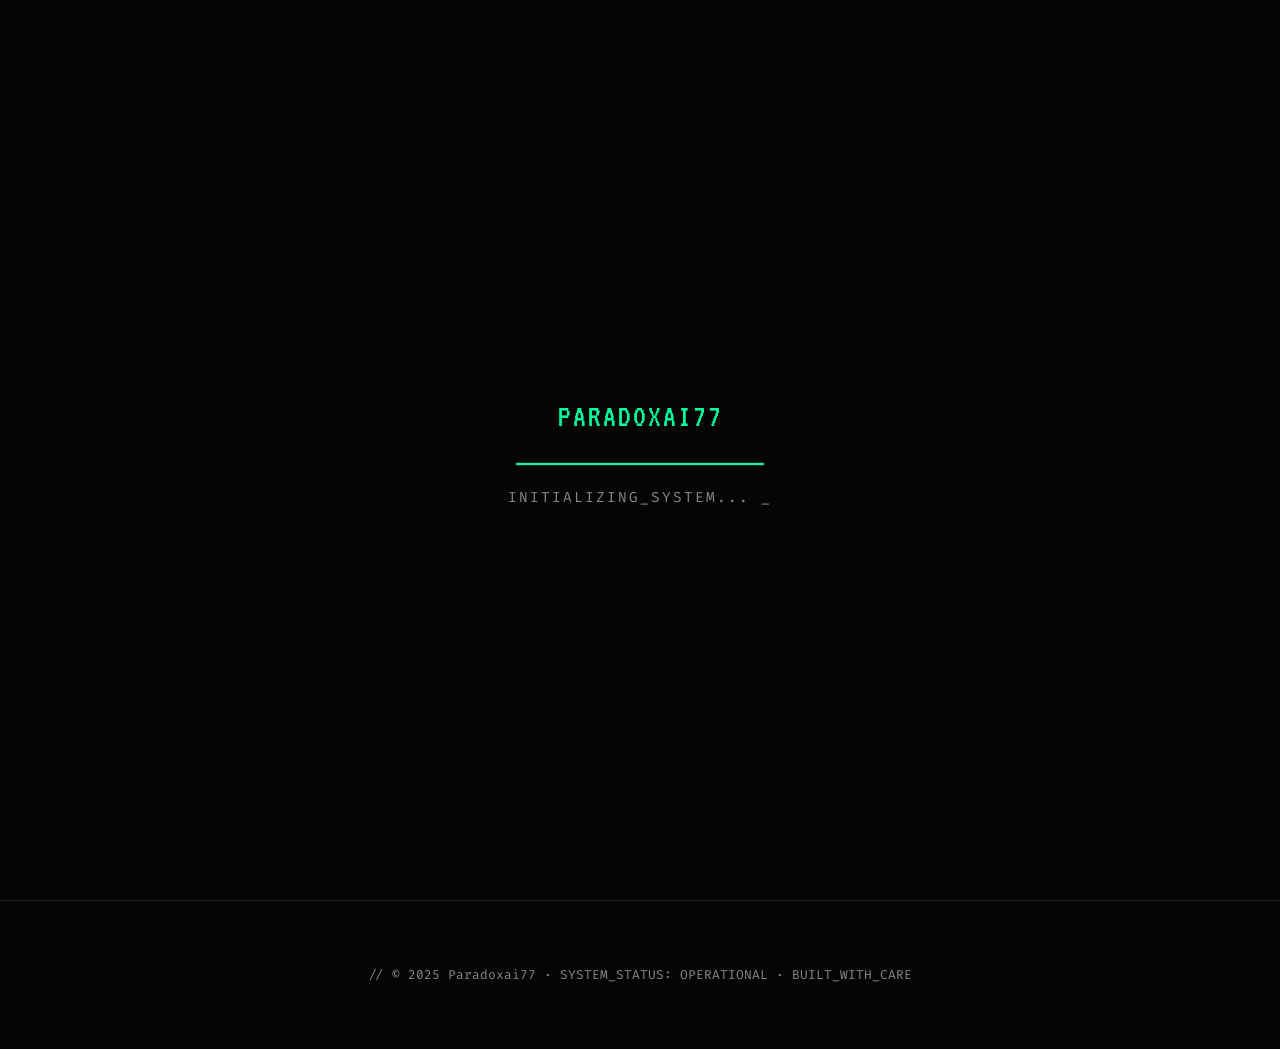
<file: index.html>
<!DOCTYPE html>
<html lang="en">

<head>
  <meta charset="UTF-8">
  <meta name="viewport" content="width=device-width, initial-scale=1.0">
  <title>Paradoxai77 | Cyber Portfolio</title>
  <meta name="description" content="Pratik Yogesh Nerpagar (Paradoxai77) — Hacker Enthusiast & Web Developer">
  <link rel="stylesheet" href="style.css">
  <link rel="stylesheet" href="https://cdnjs.cloudflare.com/ajax/libs/font-awesome/6.4.0/css/all.min.css">
</head>

<body>
  <!-- Preloader -->
  <div id="preloader">
    <div class="loader-content">
      <div class="logo glitch">Paradoxai77</div>
      <div class="loading-bar">
        <div class="loading-progress"></div>
      </div>
      <div class="loading-text">INITIALIZING_SYSTEM... <span class="blink">_</span></div>
    </div>
  </div>


  <header>
    <div class="container">
      <div class="logo glitch" style="cursor:pointer;" onclick="window.location.href='index.html'">Paradoxai77</div>
      <button class="nav-toggle" id="navToggle" aria-label="toggle navigation"><i class="fas fa-bars"></i></button>
      <nav id="navMenu">
        <ul>
          <li><a href="index.html" class="active">// home</a></li>
          <li><a href="about.html">// about</a></li>
          <li><a href="skills.html">// skills</a></li>
          <li><a href="projects.html">// projects</a></li>
          <li><a href="credentials.html">// credentials</a></li>
          <li><a href="contact.html">// contact</a></li>
        </ul>
      </nav>
    </div>
  </header>

  <main>
    <section id="home" class="hero-premium">
      <div class="watermark-bg">/HERO_SYSTEM</div>
      <div class="hero-container">
        
        <div class="hero-left">
          <div class="status-badge">
            <span class="status-dot"></span> AVAILABLE FOR NEW PROJECTS
          </div>
          <div class="intro-group">
            <span class="greeting">Hello! I'm</span>
            <h1 class="hero-name glitch" data-text="PRATIK NERPAGAR">PRATIK<br/>NERPAGAR</h1>
          </div>
          <div class="typing-text" style="margin-top:1.5rem; min-height:1.6em">
            <span class="cursor"></span>
          </div>
          <div class="social-sidebar">
            <a href="https://github.com/Paradoxai77" target="_blank" rel="noopener noreferrer" class="social-icon"><i class="fab fa-github"></i></a>
            <a href="https://www.linkedin.com/in/pratik-nerpagar-1b6156397" target="_blank" rel="noopener noreferrer" class="social-icon"><i class="fab fa-linkedin"></i></a>
            <a href="https://x.com/Pratik_Nerpagar" target="_blank" rel="noopener noreferrer" class="social-icon"><i class="fab fa-twitter"></i></a>
            <a href="https://www.instagram.com/invites/contact/?utm_source=ig_contact_invite&utm_medium=copy_link&utm_content=yj6jgfl" target="_blank" rel="noopener noreferrer" class="social-icon"><i class="fab fa-instagram"></i></a>
          </div>
        </div>

        <div class="hero-center">
          <div class="avatar-container">
            <div class="character-wrapper css-avatar">
              <div class="shoulders"></div>
              <div class="face">
                <div class="cap"></div>
                <div class="ears">
                  <div class="ear"></div>
                  <div class="ear"></div>
                </div>
                <div class="eyes-container">
                  <div class="eye">
                    <div class="pupil"></div>
                  </div>
                  <div class="eye">
                    <div class="pupil"></div>
                  </div>
                </div>
                <div class="nose"></div>
                <div class="mouth"><div class="teeth"></div></div>
              </div>
            </div>
          </div>
        </div>

        <div class="hero-right">
          <div class="role-group">
            <p class="role-subtitle">A Full Stack</p>
            <h2 class="role-title">ENGINEER<br/><span class="highlight">DEVELOPER</span></h2>
          </div>
          <div class="resume-link">
            <a href="resume.pdf" class="resume-btn" target="_blank">RESUME <i class="far fa-file-pdf"></i></a>
          </div>
        </div>

      </div>
    </section>
  </main>

  <footer>
    <div class="container">
      <p>// © 2025 Paradoxai77 · SYSTEM_STATUS: OPERATIONAL · BUILT_WITH_CARE</p>
    </div>
  </footer>

  <script src="script.js?v=2"></script>
</body>

</html>
</file>
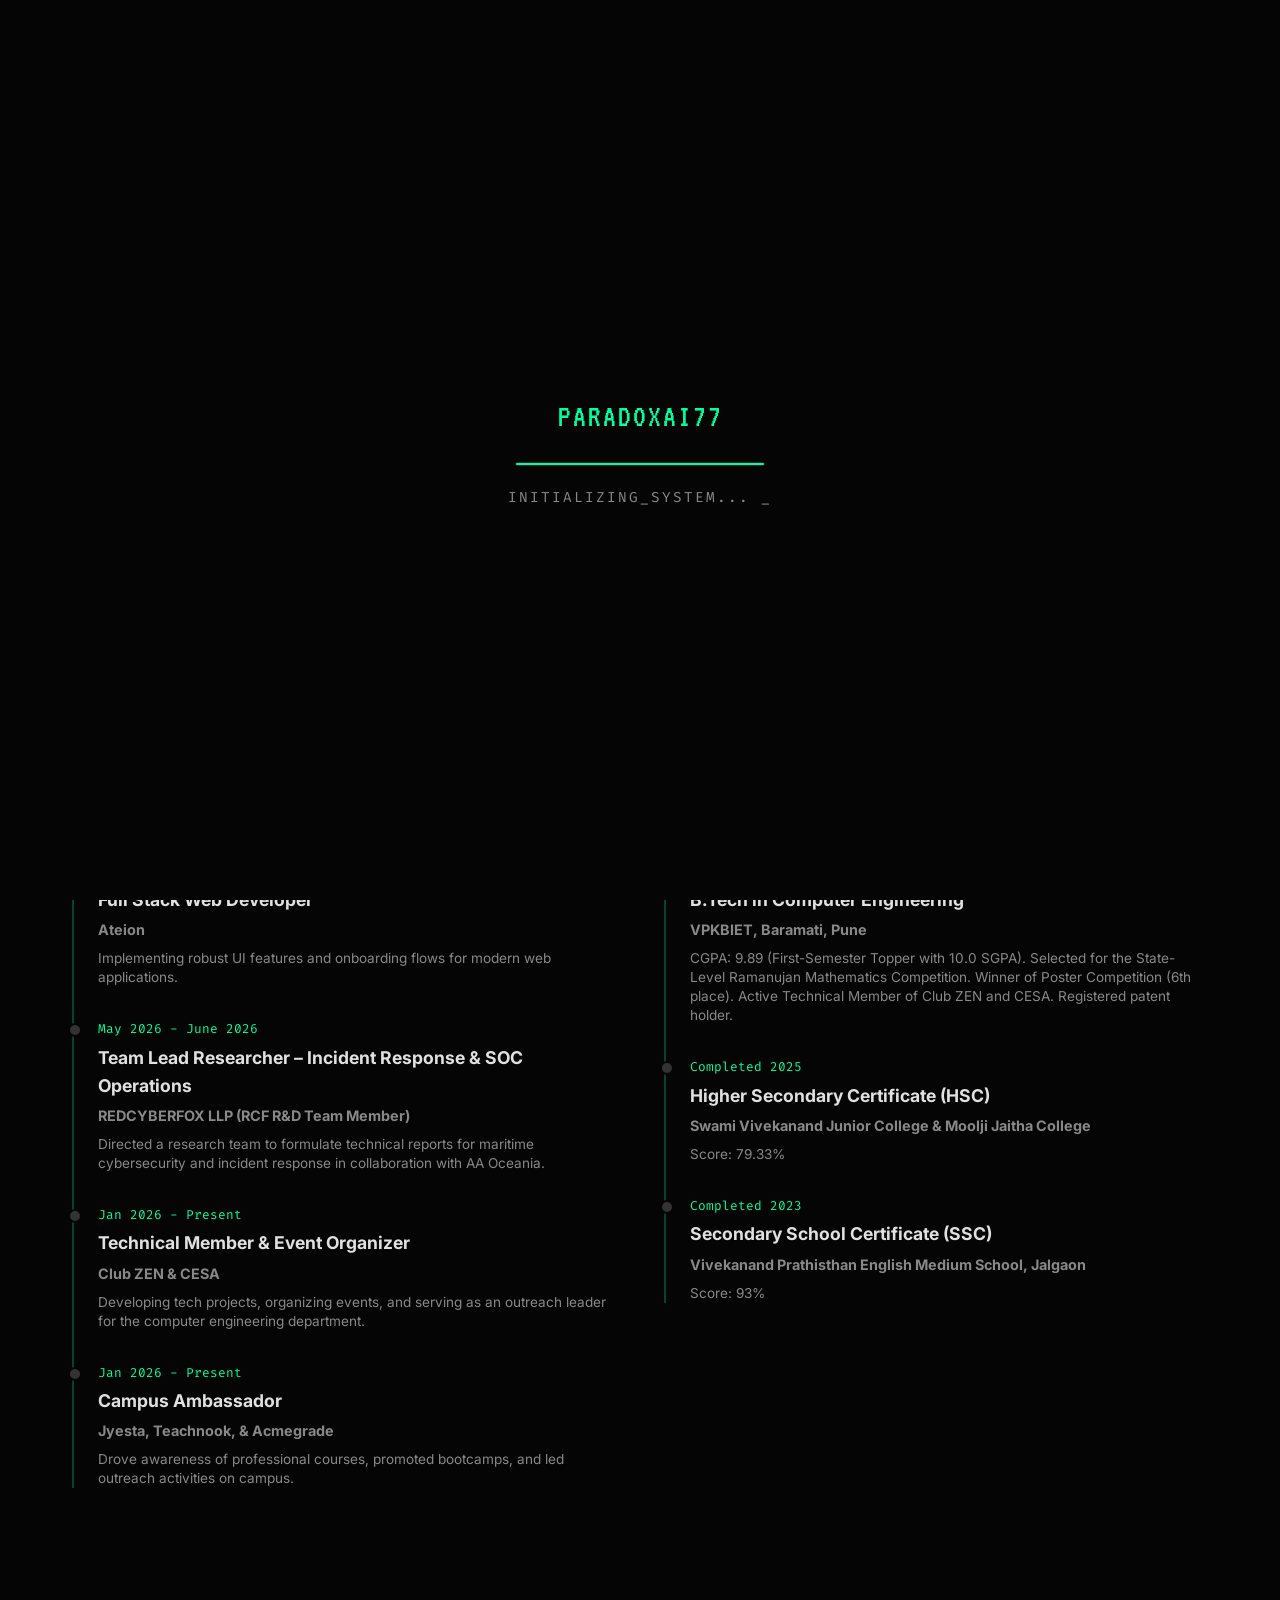
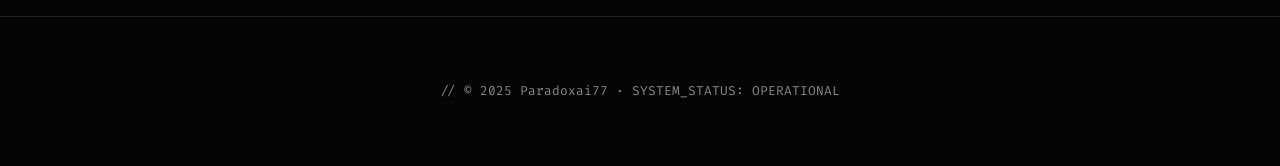
<file: about.html>
<!DOCTYPE html>
<html lang="en">

<head>
    <meta charset="UTF-8">
    <meta name="viewport" content="width=device-width, initial-scale=1.0">
    <title>About | Paradoxai77</title>
    <link rel="stylesheet" href="style.css">
    <link rel="stylesheet" href="https://cdnjs.cloudflare.com/ajax/libs/font-awesome/6.4.0/css/all.min.css">
</head>

<body>
  <!-- Preloader -->
  <div id="preloader">
    <div class="loader-content">
      <div class="logo glitch">Paradoxai77</div>
      <div class="loading-bar">
        <div class="loading-progress"></div>
      </div>
      <div class="loading-text">INITIALIZING_SYSTEM... <span class="blink">_</span></div>
    </div>
  </div>

  <header>
        <div class="container">
            <div class="logo glitch" style="cursor:pointer;" onclick="window.location.href='index.html'">Paradoxai77</div>
            <button class="nav-toggle" id="navToggle" aria-label="toggle navigation"><i class="fas fa-bars"></i></button>
            <nav id="navMenu">
                <ul>
                    <li><a href="index.html">// home</a></li>
                    <li><a href="about.html" class="active">// about</a></li>
                    <li><a href="skills.html">// skills</a></li>
                    <li><a href="projects.html">// projects</a></li>
                    <li><a href="credentials.html">// credentials</a></li>
                    <li><a href="contact.html">// contact</a></li>
                </ul>
            </nav>
        </div>
    </header>

    <main>
        <section id="about" style="padding-top: 10rem; position: relative;">
            <div class="watermark-bg">/ABOUT_SYSTEM</div>
            <h2 class="section-title">ABOUT_SYSTEM</h2>
            <div class="about-grid">
                <div class="bio" data-aos="fade-right">
                    <p>I'm <strong>Pratik Yogesh Nerpagar (Paradoxai77)</strong>. I am a computer engineering student, technical innovator, and full-stack developer. I hold a registered patent recognized by the Government of India and love building practical, impactful tech solutions.</p>
                    <p>Currently, I am working as a <strong>Full Stack Web Developer at Ateion</strong> and actively researching in cybersecurity, specifically incident response and SOC operations. I enjoy turning complex challenges into clean, futuristic, and robust systems.</p>
                    <div style="margin-top: 2.5rem;">
                        <a href="resume.pdf" class="btn btn-primary" target="_blank">
                            DOWNLOAD_CV <i class="fas fa-file-download"></i>
                        </a>
                    </div>
                    <div class="tags">
                        <span class="tag">#web_dev</span>
                        <span class="tag">#reactjs</span>
                        <span class="tag">#nodejs</span>
                        <span class="tag">#cybersecurity</span>
                        <span class="tag">#incident_response</span>
                        <span class="tag">#soc_ops</span>
                        <span class="tag">#ar_vr</span>
                        <span class="tag">#patent_holder</span>
                    </div>
                </div>
                <div class="system-stats" data-aos="fade-left">
                    <div class="terminal-header">
                        <div class="dot red"></div>
                        <div class="dot yellow"></div>
                        <div class="dot green"></div>
                    </div>
                    <div class="terminal-body">
                        <pre style="color: var(--primary); font-family: var(--font-mono); font-size: 0.8rem;">
NAME: Pratik Nerpagar
ALIAS: Paradoxai77
STATUS: Operational
LOCATION: Pune & Baramati, MH, India
FOCUS: Full-Stack & Cyber
                        </pre>
                    </div>
                </div>
            </div>

            <!-- Education & Experience Timeline -->
            <div class="timeline-container">
                <div class="timeline-section" data-aos="fade-right">
                    <h3>WORK_EXPERIENCE.LOG</h3>
                    <div class="timeline">
                        <div class="timeline-item">
                            <div class="time">June 2026 - Present</div>
                            <h4>Full Stack Web Developer</h4>
                            <p class="org">Ateion</p>
                            <p class="desc">Implementing robust UI features and onboarding flows for modern web applications.</p>
                        </div>
                        <div class="timeline-item">
                            <div class="time">May 2026 - June 2026</div>
                            <h4>Team Lead Researcher – Incident Response & SOC Operations</h4>
                            <p class="org">REDCYBERFOX LLP (RCF R&D Team Member)</p>
                            <p class="desc">Directed a research team to formulate technical reports for maritime cybersecurity and incident response in collaboration with AA Oceania.</p>
                        </div>
                        <div class="timeline-item">
                            <div class="time">Jan 2026 - Present</div>
                            <h4>Technical Member & Event Organizer</h4>
                            <p class="org">Club ZEN & CESA</p>
                            <p class="desc">Developing tech projects, organizing events, and serving as an outreach leader for the computer engineering department.</p>
                        </div>
                        <div class="timeline-item">
                            <div class="time">Jan 2026 - Present</div>
                            <h4>Campus Ambassador</h4>
                            <p class="org">Jyesta, Teachnook, & Acmegrade</p>
                            <p class="desc">Drove awareness of professional courses, promoted bootcamps, and led outreach activities on campus.</p>
                        </div>
                    </div>
                </div>

                <div class="timeline-section" data-aos="fade-left">
                    <h3>EDUCATION.LOG</h3>
                    <div class="timeline">
                        <div class="timeline-item">
                            <div class="time">2025 - 2029</div>
                            <h4>B.Tech in Computer Engineering</h4>
                            <p class="org">VPKBIET, Baramati, Pune</p>
                            <p class="desc">CGPA: 9.89 (First-Semester Topper with 10.0 SGPA). Selected for the State-Level Ramanujan Mathematics Competition. Winner of Poster Competition (6th place). Active Technical Member of Club ZEN and CESA. Registered patent holder.</p>
                        </div>
                        <div class="timeline-item">
                            <div class="time">Completed 2025</div>
                            <h4>Higher Secondary Certificate (HSC)</h4>
                            <p class="org">Swami Vivekanand Junior College & Moolji Jaitha College</p>
                            <p class="desc">Score: 79.33%</p>
                        </div>
                        <div class="timeline-item">
                            <div class="time">Completed 2023</div>
                            <h4>Secondary School Certificate (SSC)</h4>
                            <p class="org">Vivekanand Prathisthan English Medium School, Jalgaon</p>
                            <p class="desc">Score: 93%</p>
                        </div>
                    </div>
                </div>
            </div>
        </section>
    </main>

    <footer>
        <div class="container">
            <p>// © 2025 Paradoxai77 · SYSTEM_STATUS: OPERATIONAL</p>
        </div>
    </footer>

    <script src="script.js?v=2"></script>
</body>

</html>
</file>
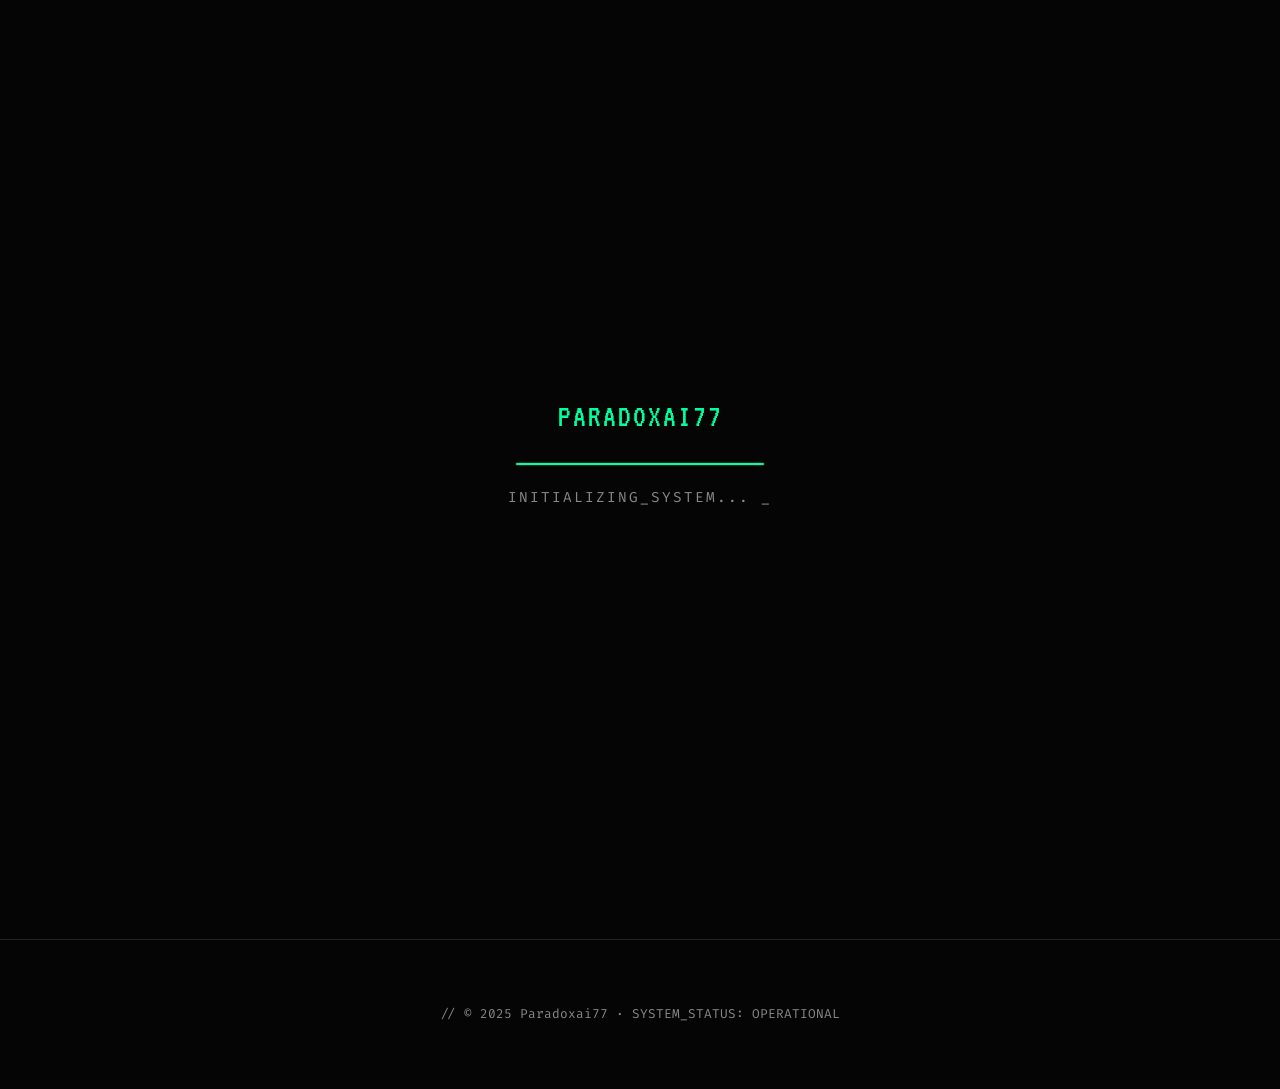
<file: contact.html>
<!DOCTYPE html>
<html lang="en">

<head>
    <meta charset="UTF-8">
    <meta name="viewport" content="width=device-width, initial-scale=1.0">
    <title>Contact | Paradoxai77</title>
    <link rel="stylesheet" href="style.css">
    <link rel="stylesheet" href="https://cdnjs.cloudflare.com/ajax/libs/font-awesome/6.4.0/css/all.min.css">
</head>

<body>
  <!-- Preloader -->
  <div id="preloader">
    <div class="loader-content">
      <div class="logo glitch">Paradoxai77</div>
      <div class="loading-bar">
        <div class="loading-progress"></div>
      </div>
      <div class="loading-text">INITIALIZING_SYSTEM... <span class="blink">_</span></div>
    </div>
  </div>

  <header>
        <div class="container">
            <div class="logo glitch" style="cursor:pointer;" onclick="window.location.href='index.html'">Paradoxai77</div>
            <button class="nav-toggle" id="navToggle" aria-label="toggle navigation"><i class="fas fa-bars"></i></button>
            <nav id="navMenu">
                <ul>
                    <li><a href="index.html">// home</a></li>
                    <li><a href="about.html">// about</a></li>
                    <li><a href="skills.html">// skills</a></li>
                    <li><a href="projects.html">// projects</a></li>
                    <li><a href="credentials.html">// credentials</a></li>
                    <li><a href="contact.html" class="active">// contact</a></li>
                </ul>
            </nav>
        </div>
    </header>

    <main>
        <section id="contact" style="padding-top: 10rem; position: relative;">
            <div class="watermark-bg">/CONTACT_CHANNEL</div>
            <h2 class="section-title">CONTACT_CHANNEL</h2>
            <div class="contact-container">
                <div class="contact-info" data-aos="fade-up">
                    <h3 style="color: var(--primary); margin-bottom: 1rem;">SECURE_UPLINK</h3>
                    <p style="color: var(--text-dim);">Have a project or collaboration? Establish a connection via the
                        secure terminal or social relay nodes.</p>
                    <div class="social-links">
                        <a href="tel:7385363477" class="social-item" target="_blank" rel="noopener noreferrer">
                            <span class="icon">📞</span> CALL_RECEPTOR: +91 73853...
                        </a>
                        <a href="mailto:pratiknerpagar2@gmail.com" class="social-item" target="_blank"
                            rel="noopener noreferrer">
                            <span class="icon">✉️</span> MAIL_UPLINK: pratikner...
                        </a>
                        <a href="https://github.com/Paradoxai77" class="social-item" target="_blank"
                            rel="noopener noreferrer">
                            <span class="icon">💻</span> GIT_TERMINAL: Paradoxai77
                        </a>
                        <a href="https://www.linkedin.com/in/pratik-nerpagar-1b6156397" class="social-item"
                            target="_blank" rel="noopener noreferrer">
                            <span class="icon">🔗</span> LINK_NODE: Pratik Nerpagar
                        </a>
                        <a href="https://www.instagram.com/invites/contact/?utm_source=ig_contact_invite&utm_medium=copy_link&utm_content=yj6jgfl"
                            class="social-item" target="_blank" rel="noopener noreferrer">
                            <span class="icon">📸</span> VISUAL_RELAY: Paradoxai77
                        </a>
                        <a href="https://x.com/Pratik_Nerpagar" class="social-item" target="_blank"
                            rel="noopener noreferrer">
                            <span class="icon">🐦</span> SIGNAL_NODE: @Pratik_N...
                        </a>
                    </div>
                </div>
                <div class="contact-form" data-aos="fade-up" data-aos-delay="100">
                    <form id="contactForm" action="https://formsubmit.co/pratiknerpagar2@gmail.com" method="POST">
                        <div class="form-group">
                            <label>IDENT_NAME</label>
                            <input type="text" name="name" placeholder="Your Name" required>
                        </div>
                        <div class="form-group">
                            <label>RELAY_EMAIL</label>
                            <input type="email" name="email" placeholder="email@example.com" required>
                        </div>
                        <div class="form-group">
                            <label>MESSAGE_DATA</label>
                            <textarea name="message" rows="5" placeholder="Enter your transmission..." required></textarea>
                        </div>
                        <button type="submit" class="btn btn-primary" style="width: 100%;">SEND_TRANSMISSION</button>
                    </form>
                </div>
            </div>
        </section>
    </main>

    <footer>
        <div class="container">
            <p>// © 2025 Paradoxai77 · SYSTEM_STATUS: OPERATIONAL</p>
        </div>
    </footer>

    <script src="script.js?v=2"></script>
</body>

</html>
</file>
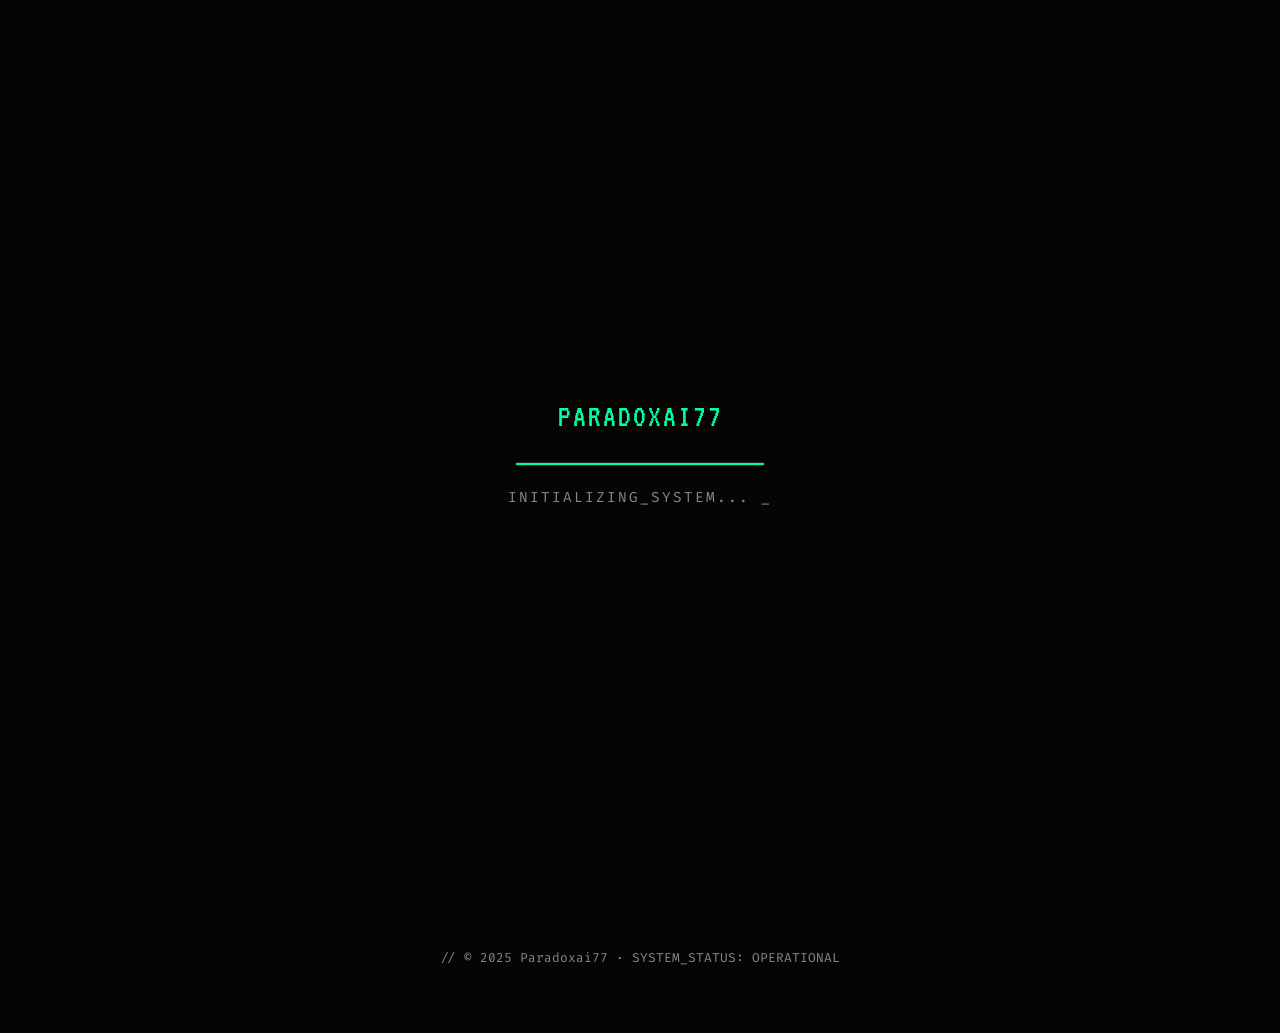
<file: projects.html>
<!DOCTYPE html>
<html lang="en">

<head>
    <meta charset="UTF-8">
    <meta name="viewport" content="width=device-width, initial-scale=1.0">
    <title>Projects | Paradoxai77</title>
    <link rel="stylesheet" href="style.css">
    <link rel="stylesheet" href="https://cdnjs.cloudflare.com/ajax/libs/font-awesome/6.4.0/css/all.min.css">
</head>

<body>
  <!-- Preloader -->
  <div id="preloader">
    <div class="loader-content">
      <div class="logo glitch">Paradoxai77</div>
      <div class="loading-bar">
        <div class="loading-progress"></div>
      </div>
      <div class="loading-text">INITIALIZING_SYSTEM... <span class="blink">_</span></div>
    </div>
  </div>

  <header>
        <div class="container">
            <div class="logo glitch" style="cursor:pointer;" onclick="window.location.href='index.html'">Paradoxai77</div>
            <button class="nav-toggle" id="navToggle" aria-label="toggle navigation"><i class="fas fa-bars"></i></button>
            <nav id="navMenu">
                <ul>
                    <li><a href="index.html">// home</a></li>
                    <li><a href="about.html">// about</a></li>
                    <li><a href="skills.html">// skills</a></li>
                    <li><a href="projects.html" class="active">// projects</a></li>
                    <li><a href="credentials.html">// credentials</a></li>
                    <li><a href="contact.html">// contact</a></li>
                </ul>
            </nav>
        </div>
    </header>

    <main>
        <section id="projects" style="padding-top: 10rem; position: relative;">
            <div class="watermark-bg">/SELECTED_PROJECTS</div>
            <h2 class="section-title">DEPLOYED_PROJECTS</h2>
            <div class="projects-grid">
                <!-- Project 1 -->
                <article class="project-card" data-aos="zoom-in">
                    <div class="project-image">
                        <img src="images/projects_kbc.png" alt="Mini KBC Quiz Game">
                    </div>
                    <div class="project-info">
                        <h3>Mini KBC Quiz Game</h3>
                        <p>Console-based quiz inspired by Kaun Banega Crorepati. Features lifelines, scoring, and
                            multiple rounds implemented in Python. Focused on logic and user interaction.</p>
                        <a href="https://github.com/Paradoxai77/How-much-Money-you-will-take-code-using-Python.git"
                            class="btn btn-outline" target="_blank">VIEW_SOURCE <i class="fas fa-arrow-up-right-from-square"></i></a>
                    </div>
                </article>
                <!-- Project 2 -->
                <article class="project-card" data-aos="zoom-in" data-aos-delay="100">
                    <div class="project-image">
                        <img src="images/projects_portfolio.png" alt="Personal Portfolio">
                    </div>
                    <div class="project-info">
                        <h3>Personal Portfolio</h3>
                        <p>This premium cyber-themed portfolio — responsive, accessible, and built with modern CSS and
                            vanilla JS. Features dark mode and interactive terminal effects.</p>
                        <a href="https://github.com/Paradoxai77" class="btn btn-outline"
                            target="_blank">GITHUB_RECON <i class="fas fa-arrow-up-right-from-square"></i></a>
                    </div>
                </article>
            </div>
        </section>
    </main>

    <footer>
        <div class="container">
            <p>// © 2025 Paradoxai77 · SYSTEM_STATUS: OPERATIONAL</p>
        </div>
    </footer>

    <script src="script.js?v=2"></script>
</body>

</html>
</file>
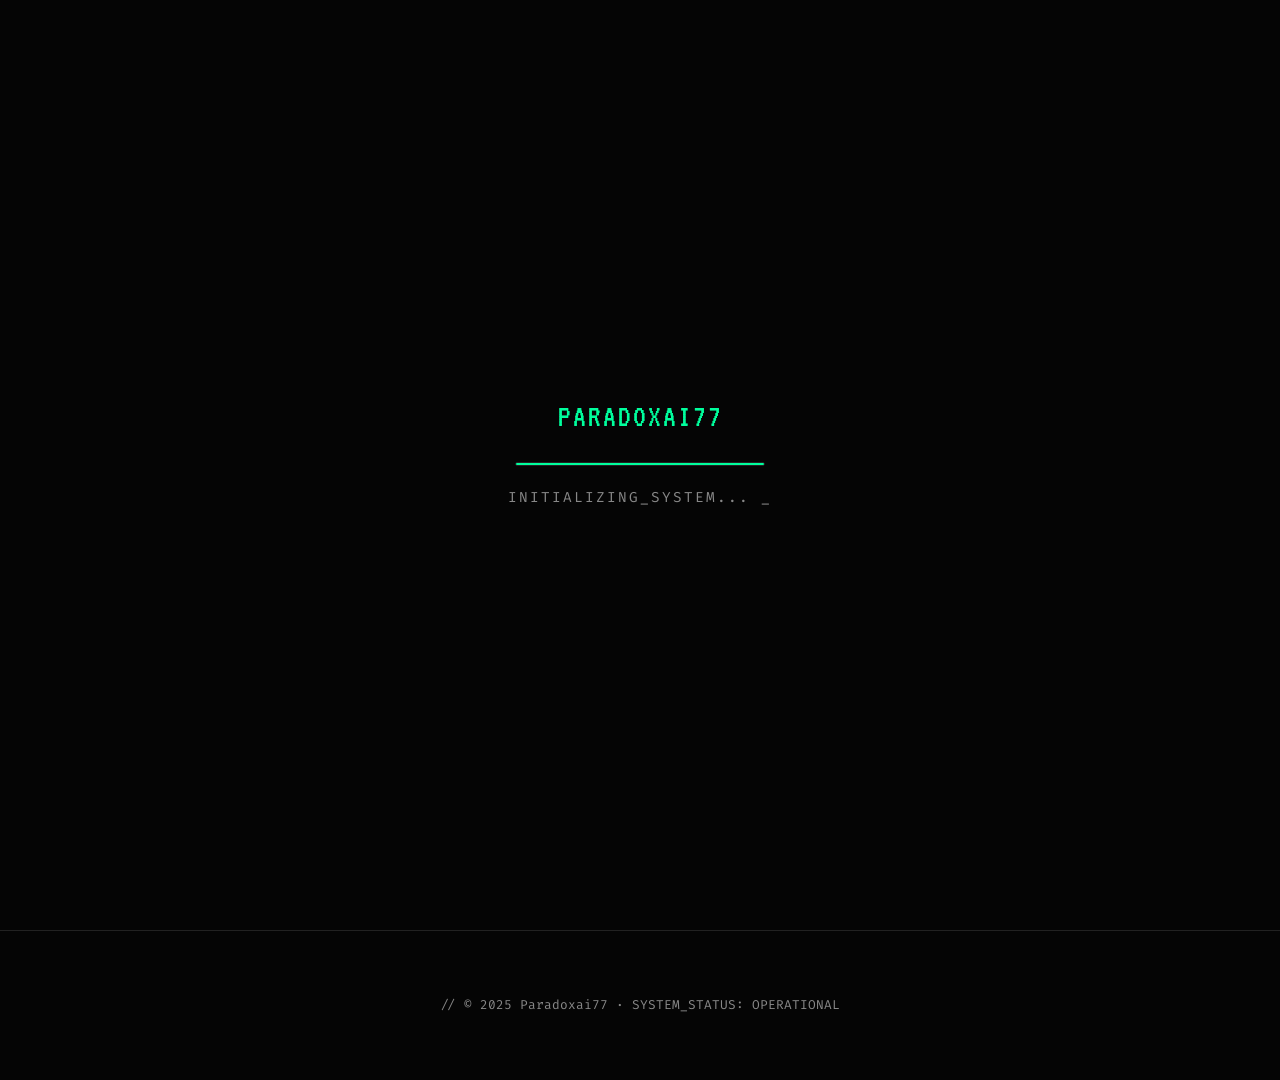
<file: skills.html>
<!DOCTYPE html>
<html lang="en">

<head>
    <meta charset="UTF-8">
    <meta name="viewport" content="width=device-width, initial-scale=1.0">
    <title>Skills | Paradoxai77</title>
    <link rel="stylesheet" href="style.css">
    <link rel="stylesheet" href="https://cdnjs.cloudflare.com/ajax/libs/font-awesome/6.4.0/css/all.min.css">
</head>

<body>
  <!-- Preloader -->
  <div id="preloader">
    <div class="loader-content">
      <div class="logo glitch">Paradoxai77</div>
      <div class="loading-bar">
        <div class="loading-progress"></div>
      </div>
      <div class="loading-text">INITIALIZING_SYSTEM... <span class="blink">_</span></div>
    </div>
  </div>

  <header>
        <div class="container">
            <div class="logo glitch" style="cursor:pointer;" onclick="window.location.href='index.html'">Paradoxai77</div>
            <button class="nav-toggle" id="navToggle" aria-label="toggle navigation"><i class="fas fa-bars"></i></button>
            <nav id="navMenu">
                <ul>
                    <li><a href="index.html">// home</a></li>
                    <li><a href="about.html">// about</a></li>
                    <li><a href="skills.html" class="active">// skills</a></li>
                    <li><a href="projects.html">// projects</a></li>
                    <li><a href="credentials.html">// credentials</a></li>
                    <li><a href="contact.html">// contact</a></li>
                </ul>
            </nav>
        </div>
    </header>

    <main>
        <section id="skills" style="padding-top: 10rem; position: relative;">
            <div class="watermark-bg">/SKILL_MODULES</div>
            <h2 class="section-title">SKILL_MODULES</h2>

            <div class="accordion-container skills-grid">
                <!-- Core Skills Accordion -->
                <div class="accordion-item active" data-aos="fade-up">
                    <div class="accordion-header">
                        <h3><i class="fas fa-code"></i> CORE_SKILLS</h3>
                        <i class="fas fa-chevron-down accordion-icon"></i>
                    </div>
                    <div class="accordion-body">
                        <div class="skill-list">
                            <div class="skill-item">HTML5 / CSS3</div>
                            <div class="skill-item">JavaScript (ES6+)</div>
                            <div class="skill-item">React.js</div>
                            <div class="skill-item">Node.js</div>
                            <div class="skill-item">Python 3.x</div>
                            <div class="skill-item">C Programming</div>
                            <div class="skill-item">AR/VR Basics</div>
                            <div class="skill-item">AI Integration</div>
                            <div class="skill-item">Antigravity</div>
                        </div>
                    </div>
                </div>

                <!-- Cybersecurity & Research Accordion -->
                <div class="accordion-item" data-aos="fade-up" data-aos-delay="100">
                    <div class="accordion-header">
                        <h3><i class="fas fa-shield-alt"></i> CYBER_&_RESEARCH</h3>
                        <i class="fas fa-chevron-down accordion-icon"></i>
                    </div>
                    <div class="accordion-body">
                        <div class="skill-list">
                            <div class="skill-item">Incident Response</div>
                            <div class="skill-item">SOC Operations</div>
                            <div class="skill-item">Patent Innovation</div>
                            <div class="skill-item">R&D Methodologies</div>
                            <div class="skill-item">Security Analysis</div>
                            <div class="skill-item">Threat Mitigation</div>
                        </div>
                        <p style="margin-top: 1.5rem; color: var(--text-dim); font-size: 0.9rem;">
                            Innovator with a registered patent & experience in SOC research.
                        </p>
                    </div>
                </div>

                <!-- Leadership & Collaboration Accordion -->
                <div class="accordion-item" data-aos="fade-up" data-aos-delay="200">
                    <div class="accordion-header">
                        <h3><i class="fas fa-users"></i> LEADERSHIP_&_SOFT</h3>
                        <i class="fas fa-chevron-down accordion-icon"></i>
                    </div>
                    <div class="accordion-body">
                        <div class="skill-list">
                            <div class="skill-item">Team Leadership</div>
                            <div class="skill-item">Event Organization</div>
                            <div class="skill-item">Outreach & Networking</div>
                            <div class="skill-item">Project Management</div>
                            <div class="skill-item">Communication</div>
                            <div class="skill-item">TCS iON Soft Skills</div>
                        </div>
                        <p style="margin-top: 1.5rem; color: var(--text-dim); font-size: 0.9rem;">
                            Campus Ambassador & Technical Club Zen/CESA organizer.
                        </p>
                    </div>
                </div>
            </div>
        </section>
    </main>

    <footer>
        <div class="container">
            <p>// © 2025 Paradoxai77 · SYSTEM_STATUS: OPERATIONAL</p>
        </div>
    </footer>

    <script src="script.js?v=2"></script>
</body>

</html>
</file>
<file: style.css>
@import url('https://fonts.googleapis.com/css2?family=Fira+Code:wght@300;400;500;600;700&family=Inter:wght@300;400;600;800&family=VT323&display=swap');

:root {
  --bg: #050505;
  --surface: #0d0d0d;
  --panel: #141414;
  --primary: #00ff9d;
  --primary-glow: rgba(0, 255, 157, 0.4);
  --text-dim: #888;
  --text-bright: #e0e0e0;
  --border: #222;
  --font-mono: 'Fira Code', monospace;
  --font-sans: 'Inter', sans-serif;
  --font-terminal: 'VT323', monospace;
}

* {
  margin: 0;
  padding: 0;
  box-sizing: border-box;
}

body {
  background-color: var(--bg);
  color: var(--text-bright);
  font-family: var(--font-sans);
  overflow-x: hidden;
  line-height: 1.6;
}



/* Glitch Animation */
@keyframes glitch {
  0% {
    transform: translate(0)
  }

  20% {
    transform: translate(-2px, 2px)
  }

  40% {
    transform: translate(-2px, -2px)
  }

  60% {
    transform: translate(2px, 2px)
  }

  80% {
    transform: translate(2px, -2px)
  }

  100% {
    transform: translate(0)
  }
}

.glitch:hover {
  animation: glitch 0.3s cubic-bezier(.25, .46, .45, .94) both infinite;
  color: var(--primary);
  text-shadow: 0 0 10px var(--primary-glow);
}

.container {
  max-width: 1200px;
  margin: 0 auto;
  padding: 0 2rem;
}

/* Header & Nav */
header {
  position: fixed;
  top: 0;
  width: 100%;
  background: rgba(5, 5, 5, 0.4);
  backdrop-filter: blur(20px);
  -webkit-backdrop-filter: blur(20px);
  border-bottom: 1px solid rgba(255, 255, 255, 0.05);
  z-index: 1000;
  padding: 1rem 0;
}

header .container {
  display: flex;
  justify-content: space-between;
  align-items: center;
}

.logo {
  font-family: var(--font-terminal);
  font-size: 2rem;
  color: var(--primary);
  text-transform: uppercase;
  letter-spacing: 2px;
}

nav ul {
  display: flex;
  list-style: none;
  gap: 2rem;
}

nav a {
  color: var(--text-dim);
  text-decoration: none;
  font-family: var(--font-mono);
  font-size: 0.9rem;
  transition: all 0.3s ease;
  position: relative;
}

nav a:hover,
nav a.active {
  color: var(--primary);
  text-shadow: 0 0 8px var(--primary-glow);
}

/* Preloader */
#preloader {
  position: fixed;
  top: 0;
  left: 0;
  width: 100vw;
  height: 100vh;
  background: var(--bg);
  z-index: 99999;
  display: flex;
  justify-content: center;
  align-items: center;
  transition: opacity 0.5s ease;
}

#preloader.fade-out {
  opacity: 0;
  pointer-events: none;
}

.loader-content {
  display: flex;
  flex-direction: column;
  align-items: center;
  gap: 20px;
}

.loading-bar {
  width: 250px;
  height: 4px;
  background: var(--panel);
  border: 1px solid var(--border);
  border-radius: 4px;
  overflow: hidden;
  position: relative;
}

.loading-progress {
  width: 0%;
  height: 100%;
  background: var(--primary);
  box-shadow: 0 0 10px var(--primary-glow);
  animation: loadProgress 2s ease-in-out forwards;
}

.loading-text {
  font-family: var(--font-mono);
  color: var(--text-dim);
  font-size: 0.9rem;
  letter-spacing: 2px;
}

@keyframes loadProgress {
  0% { width: 0%; }
  50% { width: 70%; }
  100% { width: 100%; }
}

/* Hero Section */
.hero {
  height: 100vh;
  display: flex;
  flex-direction: column;
  justify-content: center;
  position: relative;
}

.hero-content {
  max-width: 800px;
}

.terminal-header {
  background: var(--panel);
  padding: 0.5rem 1rem;
  border-radius: 8px 8px 0 0;
  border: 1px solid var(--border);
  border-bottom: none;
  display: flex;
  gap: 8px;
}

.dot {
  width: 12px;
  height: 12px;
  border-radius: 50%;
}

.red {
  background: #ff5f56;
}

.yellow {
  background: #ffbd2e;
}

.green {
  background: #27c93f;
}

.terminal-body {
  background: var(--surface);
  padding: 2rem;
  border-radius: 0 0 8px 8px;
  border: 1px solid var(--border);
  font-family: var(--font-mono);
  box-shadow: 0 20px 50px rgba(0, 0, 0, 0.5);
}

.hero h1 {
  font-size: 3.5rem;
  margin-bottom: 1rem;
  font-weight: 800;
  letter-spacing: -1px;
}

.hero h1 strong {
  color: var(--primary);
  position: relative;
}

.typing-text {
  color: var(--text-dim);
  font-size: 1.2rem;
  margin-bottom: 2rem;
  min-height: 1.5em;
}

.cursor {
  display: inline-block;
  width: 10px;
  height: 1.2rem;
  background: var(--primary);
  margin-left: 5px;
  animation: blink 1s infinite;
}

@keyframes blink {
  50% {
    opacity: 0;
  }
}

.cta-group {
  display: flex;
  gap: 1.5rem;
}

.btn {
  padding: 0.8rem 2rem;
  border-radius: 4px;
  font-family: var(--font-mono);
  font-weight: 600;
  cursor: pointer;
  transition: all 0.3s ease;
  text-decoration: none;
  display: inline-block;
}

.btn-primary {
  background: var(--primary);
  color: var(--bg);
  border: none;
  box-shadow: 0 0 20px var(--primary-glow);
}

.btn-primary:hover {
  transform: translateY(-2px);
  box-shadow: 0 0 30px var(--primary-glow);
}

.btn-outline {
  border: 1px solid var(--primary);
  color: var(--primary);
  background: transparent;
}

.btn-outline:hover {
  background: var(--primary-glow);
  color: #fff;
}

/* Premium Hero Section Styles */
.hero-premium {
  min-height: 100vh;
  display: flex;
  align-items: center;
  justify-content: center;
  position: relative;
  overflow: hidden;
  padding-top: 80px;
  perspective: 1000px;
}

.hero-container {
  display: flex;
  width: 100%;
  max-width: 1400px;
  justify-content: space-between;
  align-items: center;
  padding: 0 5vw;
  z-index: 2;
  gap: 1.5rem;
  margin: 0 auto;
  transform-style: preserve-3d;
  transition: transform 0.2s ease-out;
}

/* Left & Right Side Common */
.hero-left, .hero-right {
  flex: 1;
  display: flex;
  flex-direction: column;
  min-width: 0; /* Allow shrinking */
}

.hero-left {
  align-items: flex-start;
}

.hero-right {
  align-items: flex-end;
  text-align: right;
}

/* Greeting & Name */
.greeting {
  font-family: var(--font-mono);
  color: var(--primary);
  font-size: 1.1rem;
  margin-bottom: 0.5rem;
  display: block;
}

.hero-name {
  font-size: clamp(2.5rem, 5vw, 4rem);
  line-height: 0.9;
  font-weight: 800;
  color: #fff;
  letter-spacing: -2px;
  text-shadow: 
    2px 2px 0px var(--primary),
    4px 4px 0px rgba(0,0,0,0.5);
  transform: translateZ(100px);
}

.social-sidebar {
  display: flex;
  flex-direction: column;
  gap: 1.5rem;
  margin-top: 3rem;
}

.social-icon {
  color: var(--text-dim);
  font-size: 1.2rem;
  transition: all 0.3s ease;
}

.social-icon:hover {
  color: var(--primary);
  transform: scale(1.2);
}

/* Middle: Avatar */
.hero-center {
  flex: 0 0 auto;
  display: flex;
  justify-content: center;
  align-items: center;
  position: relative;
}

.avatar-container {
  position: relative;
  width: min(400px, 30vw);
  height: min(400px, 45vh);
  display: flex;
  justify-content: center;
  align-items: flex-end;
}

.character-wrapper {
  position: relative;
  width: 100%;
  display: flex;
  justify-content: center;
  align-items: center;
}

.css-avatar {
  position: relative;
  width: 350px;
  height: 400px;
  display: flex;
  justify-content: center;
  align-items: flex-end;
  transition: transform 0.3s ease;
}

.css-avatar:hover {
  transform: scale(1.02);
}

/* CSS Avatar Parts */
/* CLASSY NORMAL CHARACTER ARTIFACT */
.face {
  position: absolute;
  bottom: 85px;
  left: 50%;
  transform: translateX(-50%) translateZ(50px);
  width: 170px;
  height: 210px;
  background: #f1c27d; /* Classy warm skin tone */
  border-radius: 85px 85px 70px 70px;
  box-shadow: 
    inset -10px -10px 20px rgba(0,0,0,0.1),
    0 15px 35px rgba(0, 0, 0, 0.4);
  z-index: 2;
  overflow: visible;
  transform-style: preserve-3d;
}

/* Classy Hairstyle (replacing cap) */
.cap {
  position: absolute;
  top: -15px;
  left: -5px;
  width: 180px;
  height: 100px;
  background: #2a1b0e; /* Dark brown hair */
  border-radius: 90px 90px 20px 20px;
  z-index: 3;
  box-shadow: 0 5px 15px rgba(0,0,0,0.2);
  transform: translateZ(30px);
}

.cap::after {
  content: "";
  position: absolute;
  top: 30px;
  left: 20px;
  width: 140px;
  height: 60px;
  background: #2a1b0e;
  border-radius: 40px;
  transform: rotate(-5deg);
}

/* Natural Eyes */
.eyes-container {
  display: flex;
  justify-content: center;
  gap: 25px;
  margin-top: 75px;
  position: relative;
  z-index: 5;
}

.eye {
  width: 48px;
  height: 40px;
  background: #fff;
  border-radius: 50%;
  position: relative;
  overflow: hidden;
  box-shadow: 0 4px 10px rgba(0,0,0,0.1);
}

.pupil {
  width: 20px;
  height: 20px;
  background: #3d2b1f; /* Classy brown eyes */
  border-radius: 50%;
  position: absolute;
  top: 50%;
  left: 50%;
  transform: translate(-50%, -50%);
  transition: transform 0.05s linear;
}

.pupil::after {
  content: "";
  position: absolute;
  top: 3px;
  left: 3px;
  width: 6px;
  height: 6px;
  background: #fff;
  border-radius: 50%;
  opacity: 0.8;
}

/* Subtle Nose */
.nose {
  width: 18px;
  height: 12px;
  background: rgba(0,0,0,0.06);
  border-radius: 50%;
  margin: 15px auto 5px;
  position: relative;
}

/* Friendly Classy Mouth */
.mouth {
  width: 60px;
  height: 25px;
  background: transparent;
  border-bottom: 3px solid rgba(0,0,0,0.15);
  border-radius: 0 0 30px 30px;
  margin: 10px auto 0;
  position: relative;
}

.teeth {
  display: none; /* Hide robotic teeth */
}

.mouth::after {
  display: none; /* Hide mask details */
}

/* Ears */
.ears {
  position: absolute;
  top: 100px;
  width: 100%;
  left: 0;
  display: flex;
  justify-content: space-between;
  z-index: 1;
  padding: 0 40px;
}

.ear {
  width: 35px;
  height: 45px;
  background: #e1b26d;
  border-radius: 50%;
}

/* Classy Formal Clothing (Turtleneck) */
.shoulders {
  position: absolute;
  bottom: 0px;
  left: 50%;
  transform: translateX(-50%) translateZ(-20px);
  width: 320px;
  height: 110px;
  background: #111; /* Sleek black turtleneck */
  border-radius: 90px 90px 0 0;
  z-index: 1;
  box-shadow: 0 10px 30px rgba(0,0,0,0.3);
}

.shoulders::before {
  content: "";
  position: absolute;
  top: -15px;
  left: 50%;
  transform: translateX(-50%);
  width: 100px;
  height: 40px;
  background: #111;
  border-radius: 10px 10px 0 0;
  z-index: 3;
}

.shoulders::after {
  display: none; /* Remove status text */
}

/* Right Side: Role */
.role-subtitle {
  font-family: var(--font-mono);
  color: var(--text-dim);
  font-size: 1rem;
}

.role-title {
  font-size: clamp(2rem, 4vw, 3.2rem);
  font-weight: 800;
  line-height:1;
  color: #fff;
}

.role-title span {
  color: var(--primary);
  text-shadow: 0 0 15px var(--primary-glow);
}

.resume-link {
  margin-top: 3rem;
}

.resume-btn {
  color: #fff;
  text-decoration: none;
  font-family: var(--font-mono);
  font-size: 0.8rem;
  letter-spacing: 2px;
  border-bottom: 1px solid #fff;
  padding-bottom: 5px;
  transition: all 0.3s ease;
}

.resume-btn:hover {
  color: var(--primary);
  border-color: var(--primary);
}



/* Responsive Overrides */
@media (max-width: 1100px) {
  .hero-container {
    padding: 0 3vw;
  }
}

@media (max-width: 968px) {
  .hero-premium {
    padding-top: 100px;
    height: auto;
    min-height: 100vh;
  }

  .hero-container {
    flex-direction: column;
    padding: 0 2rem;
    gap: 3rem;
  }

  .hero-left, .hero-right {
    align-items: center;
    text-align: center;
    width: 100%;
  }

  .hero-name {
    font-size: clamp(2.5rem, 8vw, 3.5rem);
  }

  .role-title {
    font-size: clamp(2rem, 7vw, 2.8rem);
  }

  .social-sidebar {
    flex-direction: row;
    margin-top: 2rem;
  }

  .avatar-container {
    width: 300px;
    height: 300px;
  }

  .css-avatar {
    transform: scale(0.8);
    transform-origin: bottom center;
  }
}

/* Sections */
section:not(.hero-premium) {
  max-width: 1200px;
  margin: 0 auto;
  padding: 8rem 2rem;
}

.section-title {
  font-family: var(--font-terminal);
  font-size: 3rem;
  color: var(--primary);
  margin-bottom: 3rem;
  display: flex;
  align-items: center;
  gap: 1rem;
}

.section-title::after {
  content: "";
  height: 1px;
  flex-grow: 1;
  background: linear-gradient(90deg, var(--primary), transparent);
}

/* About & Skills */
.about-grid {
  display: grid;
  grid-template-columns: 1.5fr 1fr;
  gap: 4rem;
}

.skills-grid {
  display: grid;
  grid-template-columns: repeat(auto-fit, minmax(300px, 1fr));
  gap: 2.5rem;
}

.bio p {
  font-size: 1.1rem;
  color: var(--text-dim);
  margin-bottom: 1.5rem;
}

.tags {
  display: flex;
  flex-wrap: wrap;
  gap: 1rem;
}

.tag {
  background: var(--panel);
  border: 1px solid var(--border);
  padding: 0.5rem 1rem;
  border-radius: 4px;
  font-family: var(--font-mono);
  font-size: 0.8rem;
  color: var(--primary);
}

.skill-card {
  background: var(--surface);
  border: 1px solid var(--border);
  padding: 2rem;
  border-radius: 8px;
  transition: all 0.4s cubic-bezier(0.175, 0.885, 0.32, 1.275);
  transform-style: preserve-3d;
}

.skill-card:hover {
  transform: rotateY(15deg) rotateX(5deg) translateZ(30px);
  border-color: var(--primary);
  box-shadow: -10px 10px 20px rgba(0,0,0,0.4);
}

.skill-list {
  display: grid;
  grid-template-columns: repeat(2, 1fr);
  gap: 1rem;
}

.skill-item {
  display: flex;
  align-items: center;
  gap: 0.5rem;
  font-family: var(--font-mono);
  font-size: 0.9rem;
}

.skill-item::before {
  content: ">";
  color: var(--primary);
}

/* Projects Grid */
.projects-grid {
  display: grid;
  grid-template-columns: repeat(auto-fit, minmax(350px, 1fr));
  gap: 2rem;
}

.project-card {
  background: var(--surface);
  border: 1px solid var(--border);
  border-radius: 8px;
  overflow: hidden;
  transition: all 0.5s cubic-bezier(0.175, 0.885, 0.32, 1.275);
  position: relative;
  transform-style: preserve-3d;
}

.project-card:hover {
  border-color: var(--primary);
  transform: translateY(-10px) rotateX(10deg) rotateY(-10deg);
  box-shadow: 20px 20px 40px rgba(0, 0, 0, 0.5);
}

.project-image {
  height: 200px;
  background: var(--panel);
  position: relative;
  overflow: hidden;
}

.project-image img {
  width: 100%;
  height: 100%;
  object-fit: cover;
  transition: all 0.5s ease;
  z-index: 1;
  opacity: 0.7;
}

.project-card:hover .project-image img {
  transform: scale(1.1);
  opacity: 1 !important;
}

.project-image::after {
  content: "DATA_STREAMS";
  position: absolute;
  top: 50%;
  left: 50%;
  transform: translate(-50%, -50%);
  font-family: var(--font-terminal);
  color: var(--primary);
  opacity: 0.15;
  z-index: 2;
  pointer-events: none;
  font-size: 2rem;
}

.project-info {
  padding: 2rem;
}

.project-info h3 {
  font-size: 1.5rem;
  margin-bottom: 1rem;
  color: var(--primary);
}

.project-info p {
  color: var(--text-dim);
  font-size: 0.95rem;
  margin-bottom: 1.5rem;
}

/* Certificates */
.cert-list {
  display: flex;
  flex-direction: column;
  gap: 1.5rem;
}

.cert-item {
  background: var(--panel);
  border-left: 4px solid var(--primary);
  padding: 1.5rem 2rem;
  display: flex;
  justify-content: space-between;
  align-items: center;
}

.cert-details h4 {
  font-size: 1.2rem;
  margin-bottom: 0.5rem;
}

.cert-details p {
  color: var(--text-dim);
  font-size: 0.9rem;
}

/* Achievements */
.achievement-grid {
  display: grid;
  grid-template-columns: repeat(auto-fit, minmax(300px, 1fr));
  gap: 1.5rem;
}

.achievement-card {
  background: var(--surface);
  border: 1px solid var(--border);
  padding: 2rem;
  border-radius: 8px;
  display: flex;
  gap: 1.5rem;
}

.rank {
  font-family: var(--font-terminal);
  font-size: 3rem;
  color: var(--primary);
  line-height: 1;
}

/* Contact */
.contact-container {
  display: grid;
  grid-template-columns: 1fr 1fr;
  gap: 4rem;
}

.contact-form {
  background: var(--surface);
  border: 1px solid var(--border);
  padding: 3rem;
  border-radius: 8px;
}

.form-group {
  margin-bottom: 1.5rem;
}

.form-group label {
  display: block;
  font-family: var(--font-mono);
  font-size: 0.8rem;
  color: var(--primary);
  margin-bottom: 0.5rem;
}

.form-group input,
.form-group textarea {
  width: 100%;
  background: var(--panel);
  border: 1px solid var(--border);
  padding: 1rem;
  color: #fff;
  font-family: var(--font-mono);
  border-radius: 4px;
}

.form-group input:focus,
.form-group textarea:focus {
  outline: none;
  border-color: var(--primary);
}

.social-links {
  display: grid;
  grid-template-columns: repeat(2, 1fr);
  gap: 1rem;
  margin-top: 2rem;
}

.social-item {
  display: flex;
  align-items: center;
  gap: 1.2rem;
  color: var(--text-dim);
  text-decoration: none;
  padding: 1.2rem 1.5rem;
  background: rgba(20, 20, 20, 0.4);
  border: 1px solid var(--border);
  border-radius: 8px;
  transition: all 0.4s cubic-bezier(0.175, 0.885, 0.32, 1.275);
  font-family: var(--font-mono);
  font-size: 0.9rem;
  position: relative;
  overflow: hidden;
}

.social-item .icon {
  font-size: 1.3rem;
  transition: transform 0.3s ease;
}

.social-item:hover {
  color: var(--primary);
  border-color: var(--primary);
  transform: translateX(10px);
  background: rgba(0, 255, 157, 0.05);
  box-shadow: 0 5px 20px var(--primary-glow);
}

.social-item:hover .icon {
  transform: scale(1.2) rotate(5deg);
}

.social-item::before {
  content: "";
  position: absolute;
  top: 0;
  left: -100%;
  width: 100%;
  height: 100%;
  background: linear-gradient(90deg, transparent, rgba(255, 255, 255, 0.05), transparent);
  transition: 0.5s;
}

.social-item:hover::before {
  left: 100%;
}

footer {
  text-align: center;
  padding: 4rem 0;
  border-top: 1px solid var(--border);
  color: var(--text-dim);
  font-family: var(--font-mono);
  font-size: 0.8rem;
}

.nav-toggle {
  display: none;
  background: transparent;
  border: 1px solid var(--border);
  color: var(--primary);
  padding: 0.5rem 0.8rem;
  border-radius: 4px;
  cursor: pointer;
  font-size: 1.2rem;
  z-index: 1001;
  transition: all 0.3s ease;
}

.nav-toggle:hover {
  background: var(--primary-glow);
  border-color: var(--primary);
}

@media (max-width: 968px) {
  .hero h1 {
    font-size: 2.5rem;
  }

  .about-grid,
  .contact-container {
    grid-template-columns: 1fr;
  }

  .nav-toggle {
    display: block;
  }

  nav {
    position: fixed;
    top: 65px;
    left: 0;
    width: 100%;
    background: rgba(5, 5, 5, 0.95);
    backdrop-filter: blur(20px);
    -webkit-backdrop-filter: blur(20px);
    border-bottom: 1px solid var(--border);
    padding: 1.5rem 0;
    transform: translateY(-150%);
    transition: transform 0.4s cubic-bezier(0.175, 0.885, 0.32, 1.275);
    z-index: 999;
  }

  nav.nav-open {
    transform: translateY(0);
  }

  nav ul {
    display: flex !important;
    flex-direction: column;
    align-items: center;
    gap: 1.5rem;
  }
}

@media (max-width: 600px) {
  .social-links {
    grid-template-columns: 1fr;
  }
}

/* Animations */
[data-aos] {
  opacity: 0;
  transform: translateY(20px);
  transition: all 0.6s ease;
}

[data-aos].aos-animate {
  opacity: 1;
  transform: translateY(0);
}

/* Timeline Components */
.timeline-container {
  display: grid;
  grid-template-columns: repeat(auto-fit, minmax(280px, 1fr));
  gap: 3rem;
  margin-top: 4rem;
}

.timeline-section h3 {
  font-size: 1.5rem;
  color: var(--primary);
  font-family: var(--font-terminal);
  border-bottom: 1px solid var(--border);
  padding-bottom: 0.5rem;
  margin-bottom: 2rem;
}

.timeline {
  border-left: 2px solid rgba(0, 255, 157, 0.25);
  padding-left: 1.5rem;
  position: relative;
  display: flex;
  flex-direction: column;
  gap: 2rem;
}

.timeline-item {
  position: relative;
  transition: all 0.3s ease;
}

.timeline-item::before {
  content: "";
  position: absolute;
  left: calc(-1.5rem - 6px);
  top: 0.25rem;
  width: 10px;
  height: 10px;
  border-radius: 50%;
  background: #333;
  border: 2px solid var(--bg);
  transition: all 0.3s ease;
}

.timeline-item:hover::before {
  background: var(--primary);
  border-color: var(--primary);
  box-shadow: 0 0 10px var(--primary);
}

.timeline-item:hover {
  transform: translateX(5px);
}

.timeline-item .time {
  font-family: var(--font-mono);
  font-size: 0.8rem;
  color: var(--primary);
  margin-bottom: 0.25rem;
}

.timeline-item h4 {
  font-size: 1.1rem;
  margin-bottom: 0.25rem;
  color: var(--text);
}

.timeline-item .org {
  font-size: 0.9rem;
  color: var(--text-dim);
  font-weight: bold;
  margin-bottom: 0.5rem;
}

.timeline-item .desc {
  font-size: 0.85rem;
  color: var(--text-dim);
  line-height: 1.4;
}

/* Certificate Preview Modal */
.cert-modal {
  position: fixed;
  top: 0;
  left: 0;
  width: 100vw;
  height: 100vh;
  background: rgba(10, 10, 10, 0.85);
  backdrop-filter: blur(10px);
  z-index: 10000;
  display: flex;
  justify-content: center;
  align-items: center;
  opacity: 0;
  pointer-events: none;
  transition: opacity 0.3s ease;
}

.cert-modal.active {
  opacity: 1;
  pointer-events: auto;
}

.cert-modal-content {
  position: relative;
  max-width: 90%;
  max-height: 85%;
  border: 1px solid var(--border);
  border-radius: 12px;
  background: var(--surface);
  box-shadow: 0 0 40px var(--primary-glow);
  transform: scale(0.9);
  transition: transform 0.3s ease;
  padding: 1rem;
  display: flex;
  flex-direction: column;
  align-items: center;
}

.cert-modal.active .cert-modal-content {
  transform: scale(1);
}

.cert-modal-img {
  max-width: 100%;
  max-height: 75vh;
  object-fit: contain;
  border-radius: 6px;
  border: 1px solid rgba(255, 255, 255, 0.1);
}

.cert-modal-close {
  position: absolute;
  top: -45px;
  right: 10px;
  background: none;
  border: none;
  color: var(--primary);
  font-size: 2rem;
  cursor: pointer;
  font-family: var(--font-mono);
  transition: all 0.3s ease;
}

.cert-modal-close:hover {
  color: #ff3b30;
  text-shadow: 0 0 10px rgba(255, 59, 48, 0.5);
}

/* Certificate item visual adjustment */
.cert-btn-group {
  display: flex;
  gap: 0.5rem;
}

/* ==========================================================================
   DRIBBLE-INSPIRED ADVANCED ANIMATION MODULES
   ========================================================================== */


/* 2. Pulsing Availability Status Badge */
.status-badge {
  display: inline-flex;
  align-items: center;
  gap: 0.6rem;
  padding: 0.4rem 1.1rem;
  background: rgba(13, 13, 13, 0.85);
  border: 1px solid rgba(0, 255, 157, 0.35);
  border-radius: 50px;
  font-family: var(--font-mono);
  font-size: 0.8rem;
  color: var(--text-bright);
  backdrop-filter: blur(12px);
  -webkit-backdrop-filter: blur(12px);
  box-shadow: 0 0 15px rgba(0, 255, 157, 0.12);
  transition: all 0.3s ease;
  animation: floatBadge 4s ease-in-out infinite;
  margin-bottom: 1.5rem;
}

.status-badge:hover {
  border-color: var(--primary);
  box-shadow: 0 0 22px var(--primary-glow);
  transform: translateY(-3px);
}

.status-dot {
  width: 8px;
  height: 8px;
  background: var(--primary);
  border-radius: 50%;
  position: relative;
}

.status-dot::after {
  content: "";
  position: absolute;
  top: -4px;
  left: -4px;
  width: 16px;
  height: 16px;
  border-radius: 50%;
  background: rgba(0, 255, 157, 0.5);
  animation: pulseDot 2s ease-out infinite;
}

@keyframes pulseDot {
  0% {
    transform: scale(0.5);
    opacity: 1;
  }
  100% {
    transform: scale(2.2);
    opacity: 0;
  }
}

@keyframes floatBadge {
  0%, 100% {
    transform: translateY(0);
  }
  50% {
    transform: translateY(-6px);
  }
}

/* 3. Background Parallax Watermarks */
.watermark-bg {
  position: absolute;
  font-family: var(--font-terminal);
  font-size: clamp(4rem, 14vw, 11rem);
  color: rgba(255, 255, 255, 0.025);
  text-transform: uppercase;
  white-space: nowrap;
  user-select: none;
  pointer-events: none;
  z-index: 0;
  letter-spacing: 6px;
  top: 1rem;
  left: 50%;
  transform: translateX(-50%);
  transition: transform 0.1s ease-out;
}

/* 4. Button & Link Arrow Physics */
.btn i, .resume-btn i, .social-item i, .social-icon {
  transition: transform 0.3s cubic-bezier(0.175, 0.885, 0.32, 1.275);
}

.btn:hover i, .resume-btn:hover i {
  transform: translate(4px, -4px) rotate(45deg);
}

/* 5. Interactive Expandable Accordion Modules */
.accordion-container {
  display: flex;
  flex-direction: column;
  gap: 1.5rem;
  width: 100%;
}

.accordion-item {
  background: var(--surface);
  border: 1px solid var(--border);
  border-radius: 8px;
  overflow: hidden;
  transition: all 0.4s cubic-bezier(0.175, 0.885, 0.32, 1.275);
}

.accordion-item:hover, .accordion-item.active {
  border-color: var(--primary);
  box-shadow: 0 10px 30px rgba(0, 255, 157, 0.12);
}

.accordion-header {
  padding: 1.5rem 2rem;
  display: flex;
  justify-content: space-between;
  align-items: center;
  cursor: pointer;
  user-select: none;
  background: var(--panel);
  transition: background 0.3s ease;
}

.accordion-header:hover {
  background: rgba(0, 255, 157, 0.04);
}

.accordion-header h3 {
  color: var(--primary);
  font-size: 1.2rem;
  font-family: var(--font-mono);
  margin: 0;
  display: flex;
  align-items: center;
  gap: 1rem;
}

.accordion-icon {
  font-size: 1.2rem;
  color: var(--primary);
  transition: transform 0.4s cubic-bezier(0.175, 0.885, 0.32, 1.275);
}

.accordion-item.active .accordion-icon {
  transform: rotate(180deg);
}

.accordion-body {
  max-height: 0;
  overflow: hidden;
  transition: max-height 0.4s ease, padding 0.4s ease;
  padding: 0 2rem;
  background: var(--surface);
}

.accordion-item.active .accordion-body {
  max-height: 600px;
  padding: 1.5rem 2rem;
}
</file>
